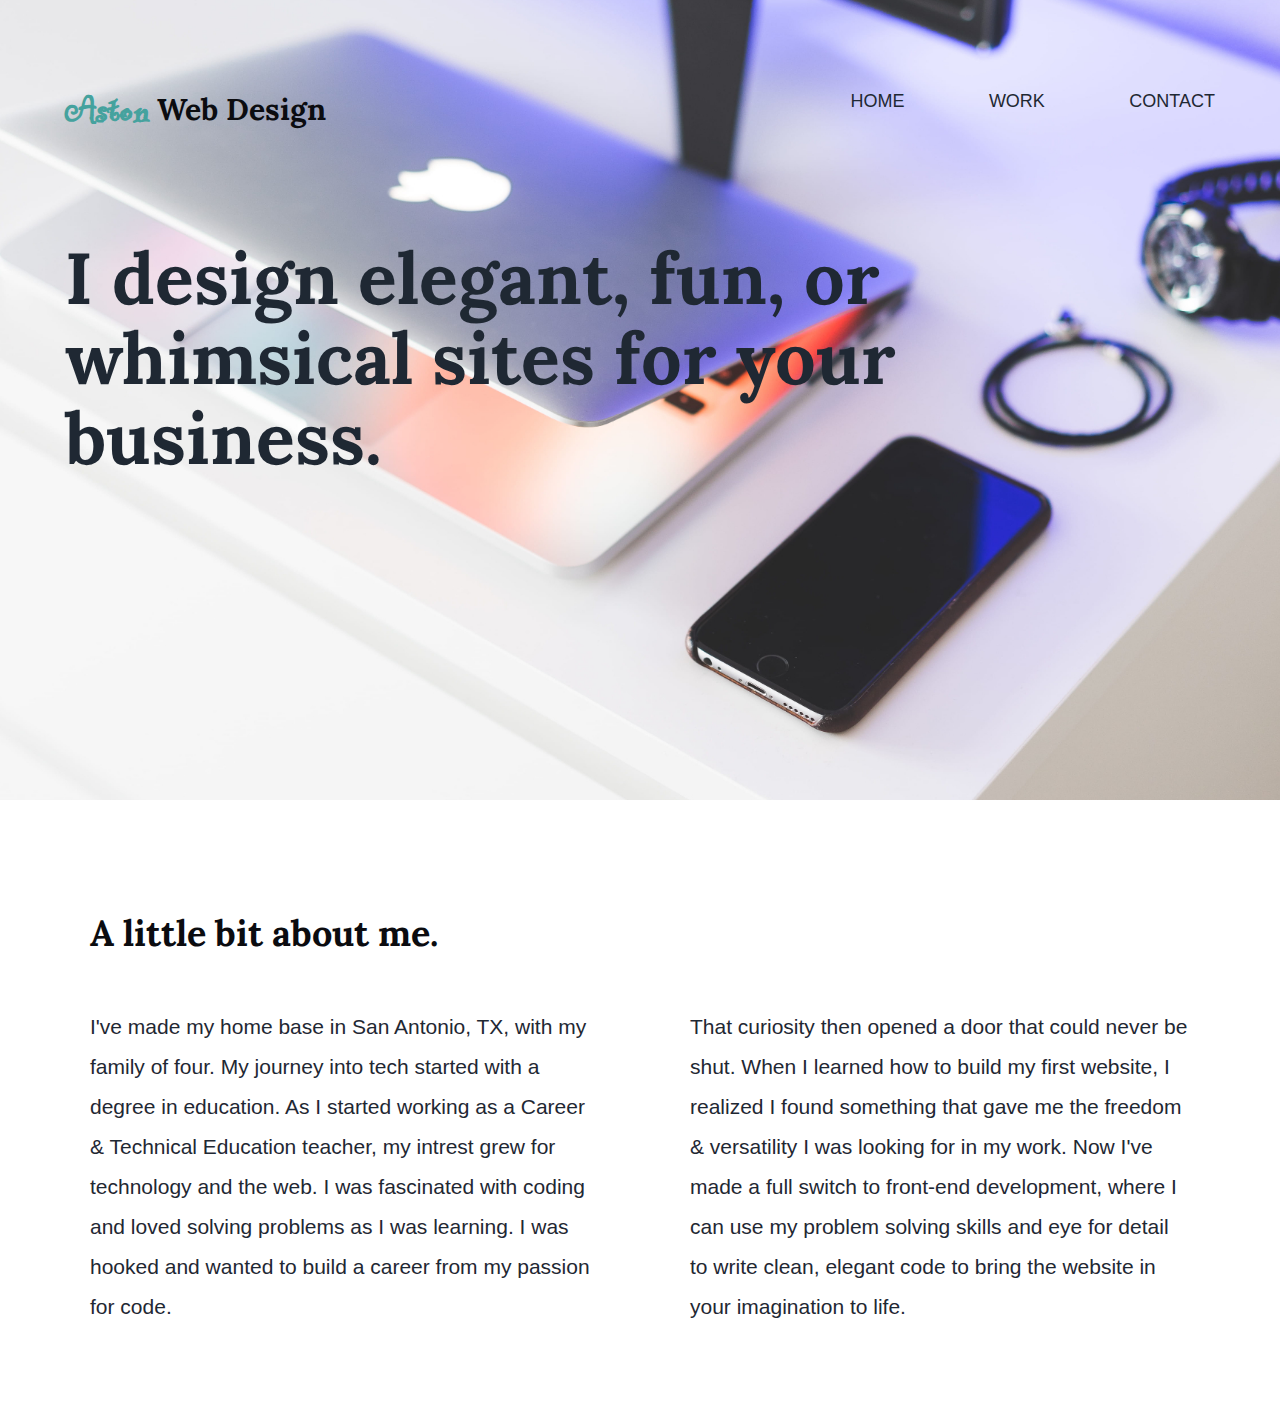
<file: index.html>
<!doctype html>
<html lang="en">
    <head>
        <meta charset="utf-8">

    <!--This header section shows up in the tab, not on the webpage, stylesheets are to link your css and for fonts-->

            <title>Aston Web Design | Portfolio</title>
                <link rel="stylesheet" href="css/normalize.css">
                <link rel="stylesheet" href="css/main.css">
                <link href='https://fonts.googleapis.com/css?family=Source+Sans+Pro:400,700' rel='stylesheet' type='text/css'>
                <link rel="preconnect" href="https://fonts.googleapis.com">
                <link rel="preconnect" href="https://fonts.gstatic.com" crossorigin>
                <link href="https://fonts.googleapis.com/css2?family=Lora:wght@400;700&display=swap" rel="stylesheet">
                <link href="https://fonts.googleapis.com/css?family=Lora:400,700" rel="stylesheet" type="text/css">
                <link rel="preconnect" href="https://fonts.googleapis.com">
                <link rel="preconnect" href="https://fonts.gstatic.com" crossorigin>
                <link href="https://fonts.googleapis.com/css2?family=Sacramento&display=swap" rel="stylesheet">
                <link rel="preconnect" href="https://fonts.googleapis.com">
                <link rel="preconnect" href="https://fonts.gstatic.com" crossorigin>
                <link href="https://fonts.googleapis.com/css2?family=Are+You+Serious&display=swap" rel="stylesheet">
        
    </head>

    <!--website body/header-->
    <body>
        
        <header>
            <div class="full-width">
                <div class="half-width">
                    <h1><span>Aston</span> Web Design</h1>
                </div>
                <div class="half-width">
                    <nav>
                        <ul>
                            <li><a href="index.html">Home</a></li>
                            <li><a href="work/index.html">Work</a></li>
                            <li><a href="contact/index.html">Contact</a></li>
                        </ul>
                    </nav>
                </div>
                    <h2>I design elegant, fun, or whimsical sites for your business.</h2>
            </div>
        </header>

        <main>
            <!--webpage main content-->

            <!--about section-->
            
            <section id="about">
                <div class="full-width">
                    <h2>A little bit about me.</h2>
                    <div class="half-width">
                        <p>
                        I've made my home base in San Antonio, TX, with my family of four. 
                        My journey into tech started with a degree in education.  As I started working as a Career & Technical Education teacher,
                        my intrest grew for technology and the web. I was fascinated with coding and loved solving problems as I was learning.
                        I was hooked and wanted to build a career from my passion for code.
                        </p>
                    </div>
                    <div class="half-width">
                        <p>
                        That curiosity then opened a door that could never be shut.  When I learned how to 
                        build my first website, I realized I found something that gave me the freedom & versatility 
                        I was looking for in my work.  Now I've made a full switch to front-end development, 
                        where I can use my problem solving skills and eye for detail to write clean, elegant code to bring the website in your imagination to life.
                        </p>
                    </div>
                </div>
            </section>

           

           
        </main>
    
    </body>

</html>
</file>
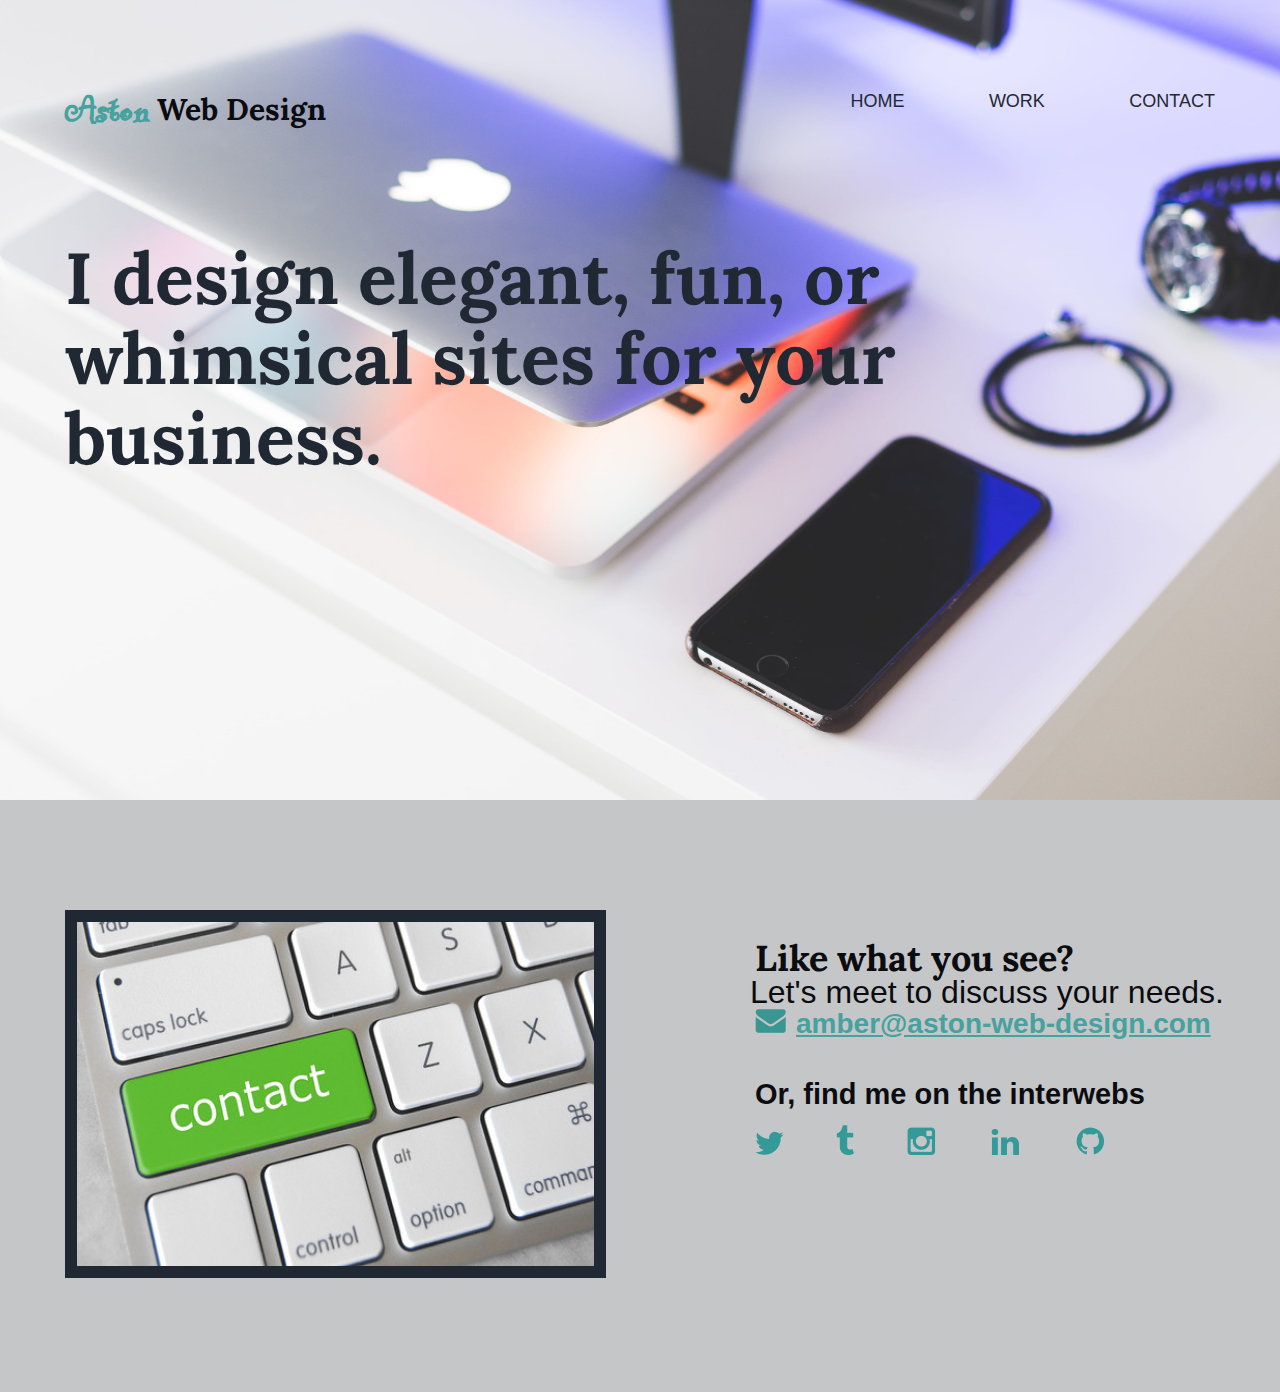
<file: contact/index.html>
<!doctype html>
<html lang="en">
    <head>
        <meta charset="utf-8">

    <!--This header section shows up in the tab, not on the webpage, stylesheets are to link your css and for fonts-->

            <title>Aston Web Design | Contact</title>
                <link rel="stylesheet" href="../css/normalize.css">
                <link rel="stylesheet" href="../css/main.css">
                <link href='https://fonts.googleapis.com/css?family=Source+Sans+Pro:400,700' rel='stylesheet' type='text/css'>
                <link rel="preconnect" href="https://fonts.googleapis.com">
                <link rel="preconnect" href="https://fonts.gstatic.com" crossorigin>
                <link href="https://fonts.googleapis.com/css2?family=Lora:wght@400;700&display=swap" rel="stylesheet">
                <link href="https://fonts.googleapis.com/css?family=Lora:400,700" rel="stylesheet" type="text/css">
                <link rel="preconnect" href="https://fonts.googleapis.com">
                <link rel="preconnect" href="https://fonts.gstatic.com" crossorigin>
                <link href="https://fonts.googleapis.com/css2?family=Sacramento&display=swap" rel="stylesheet">
                <link rel="preconnect" href="https://fonts.googleapis.com">
                <link rel="preconnect" href="https://fonts.gstatic.com" crossorigin>
                <link href="https://fonts.googleapis.com/css2?family=Are+You+Serious&display=swap" rel="stylesheet">
        
    </head>

    <!--website body/header-->
    <body>
        
        <header>
            <div class="full-width">
                <div class="half-width">
                    <h1><span>Aston</span> Web Design</h1>
                </div>
                <div class="half-width">
                    <nav>
                        <ul>
                            <li><a href="../index.html">Home</a></li>
                            <li><a href="../work/index.html">Work</a></li>
                            <li><a href="index.html">Contact</a></li>
                        </ul>
                    </nav>
                </div>
                    <h2>I design elegant, fun, or whimsical sites for your business.</h2>
            </div>
        </header>

        
            <!--webpage main content-->

            <!--contact section-->

            <main>
                <section id="contact"> 
                    <div class="full-width">
                        <div class="half-width">
                            <img src="../img/contact-image.jpg" id="contact-img" alt="my contact image" />
                        </div>
                        <div class="half-width">
                            <h2>Like what you see?</h2>
                            <h3 id="email-header">Let's meet to discuss your needs.</h3>
                                <a href="mailto:amber@aston-web-design.com"><img src="../img/envelope.png" id="envelope" alt="envelope icon" />amber@aston-web-design.com</a>
                            <h3 id="socialmedia-header">Or, find me on the interwebs</h3>
                                <ul>
                                    <li><a href="https://twitter.com/AmberAston72/"> <img src="../img/twitter.png" alt="Twitter" ></a></li>
                                    <li><a href="http://navigating-html.tumblr.com/"> <img src="../img/tumblr.png" alt="Tumblr" ></a></li>
                                    <li><a href="https://www.instagram.com/amberaston72/"> <img src="../img/instagram.png" alt="Instagram" ></a></li>
                                    <li><a href="https://www.linkedin.com/in/amber-aston-3b117554/"> <img src="../img/linkedin.png" alt="Linkedin"></a></li>
                                    <li><a href="https://github.com/caston72"> <img src="../img/github.png" alt="GitHub"></a></li>
                                </ul>
                        </div>
                    </div>
                </section>
            </main>
        
    
    </body>

</html>
</file>
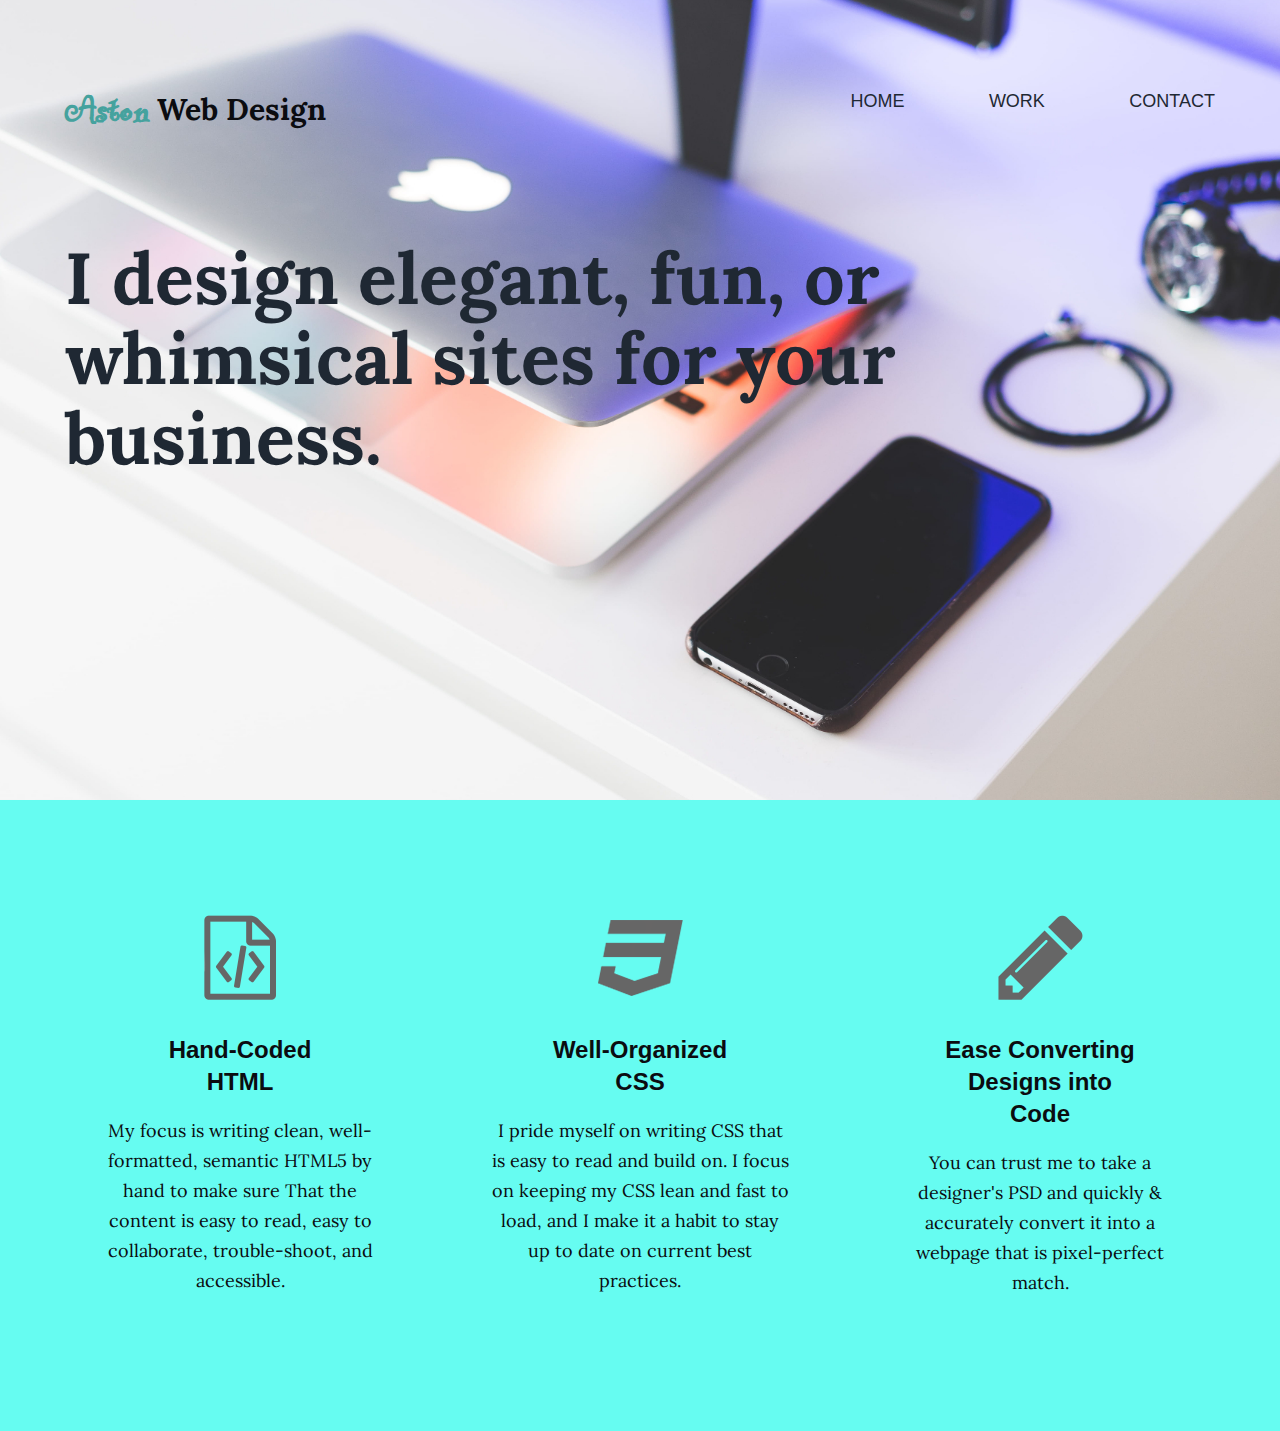
<file: work/index.html>
<!doctype html>
<html lang="en">
    <head>
        <meta charset="utf-8">

    <!--This header section shows up in the tab, not on the webpage, stylesheets are to link your css and for fonts-->

            <title>Aston Web Design | Work</title>
                <link rel="stylesheet" href="../css/normalize.css">
                <link rel="stylesheet" href="../css/main.css">
                <link href='https://fonts.googleapis.com/css?family=Source+Sans+Pro:400,700' rel='stylesheet' type='text/css'>
                <link rel="preconnect" href="https://fonts.googleapis.com">
                <link rel="preconnect" href="https://fonts.gstatic.com" crossorigin>
                <link href="https://fonts.googleapis.com/css2?family=Lora:wght@400;700&display=swap" rel="stylesheet">
                <link href="https://fonts.googleapis.com/css?family=Lora:400,700" rel="stylesheet" type="text/css">
                <link rel="preconnect" href="https://fonts.googleapis.com">
                <link rel="preconnect" href="https://fonts.gstatic.com" crossorigin>
                <link href="https://fonts.googleapis.com/css2?family=Sacramento&display=swap" rel="stylesheet">
                <link rel="preconnect" href="https://fonts.googleapis.com">
                <link rel="preconnect" href="https://fonts.gstatic.com" crossorigin>
                <link href="https://fonts.googleapis.com/css2?family=Are+You+Serious&display=swap" rel="stylesheet">
        
    </head>

     <!--website body/header-->
     <body>
        
        <header>
            <div class="full-width">
                <div class="half-width">
                    <h1><span>Aston</span> Web Design</h1>
                </div>
                <div class="half-width">
                    <nav>
                        <ul>
                            <li><a href="../index.html">Home</a></li>
                            <li><a href="index.html">Work</a></li>
                            <li><a href="../contact/index.html">Contact</a></li>
                        </ul>
                    </nav>
                </div>
                    <h2>I design elegant, fun, or whimsical sites for your business.</h2>
            </div>
        </header>

         <!--work section-->

         <section id="work"> 
            <div class="full-width">
                <div class="third-width">
                    <img src="../img/html-icon.png" alt="HTML icon"/>
                    <h3>Hand-Coded <br> HTML</h3>
                        <p>
                        My focus is writing clean, well-formatted, semantic HTML5 by hand to make sure That
                        the content is easy to read, easy to collaborate, trouble-shoot, and accessible.
                    </p>
                </div>
                <div class="third-width">
                    <img src="../img/css-icon.png" alt="CSS icon"/>
                    <h3>Well-Organized <br> CSS</h3>
                        <p>
                        I pride myself on writing CSS that is easy to read and build on. 
                        I focus on keeping my CSS lean and fast to load, and I make it a 
                        habit to stay up to date on current best practices.
                        </p>
                </div>
                <div class="third-width">
                    <img src="../img/pencil-icon.png" alt="Pencil icon"/>
                    <h3>Ease Converting <br> Designs into Code</h3>
                        <p>
                        You can trust me to take a designer's PSD and quickly & accurately 
                        convert it into a webpage that is pixel-perfect match.
                        </p>
                </div>
            </div>
        </section>
</file>
<file: css/main.css>
/*****BASE STYLES*****/
body {
    font-family: sans-serif;
    color: #0b0c10;
}

/*****GRID*****/
.full-width {
    margin: 0 auto;
    overflow: auto;
    width: 1200px;
}

.half-width {
    float: left;
    width: 600px;
}

.third-width {
    float: left;
    width: 400px;
}

/***** HEADER *****/

header {
    background: url("../img/background-img.jpg");
    background-position: center;
    background-size: cover;
    height: 800px;
}

header h1{
    color: #0b0c10;
    font-family: 'Lora', serif;
    font-size: 30px;
    padding: 65px 0 65px 25px;
}

header h1 span {
    color: #45a29e;
    font-family: 'Are You Serious', cursive;
    font-size: 40px;
}

nav ul li {
    display: inline-block;
}

nav ul li a {
    color: #1f2833;
    font-size: 18px;
    padding-left: 80px;
    text-decoration: none;
    text-transform: uppercase;
}

nav {
    float: right;
    padding: 75px 25px;
}

header h2{
    clear: both;
    color: #1f2833;
    font-family: "Lora", serif;
    font-size: 72px;
    line-height: 80px;
    padding: 20px 0 20px 25px;
    width: 1000px;
}


/*****ABOUT CSS CODE*****/
#about .full-width {
    padding: 80px 0;
}

#about h2 {
    font-family: 'Lora', serif;
    font-size: 36px;
    padding-left: 50px;
}

#about p {
    color: #1f2833;
    font-size: 21px;
    line-height: 40px;
    padding-left: 50px;
    padding-right: 50px;
}

/*****WORK CSS CODE*****/

#work {
    background-color: #66fcf1;
    background-size: cover;
    text-align: center;
}

#work .full-width {
    padding: 115px 0;
}

#work img {
    padding-bottom:30px;
}

#work h3 {
    font-size: 24px;
    line-height: 32px;
    margin: 0 auto;
    text-align: center;
    width: 190px;
}

#work p {
    font-family: 'Lora', serif;
    font-size: 18px;
    line-height: 30px;
    padding: 0 50px;
    text-align: center;
}

/*****CONTACT CSS CODE*****/
#contact {
    background-color: #c5c6c7;
}
#contact .full-width {
    padding: 110px 0;
}

#contact img#contact-img {
    border: 12px solid #1f2833;
    height: 344px;
    width: 517px;
    margin-left: 25px;
}

#contact h2, #contact #email-header, #contact #socialmedia-header, #contact ul {
    padding-left: 115px;
} 

#contact #envelope {
    padding: 0 10px 0 115px;
}

#contact h2 {
    font-family: 'Lora', serif;
    font-size: 36px;
    line-height: 100%;
}

#contact #email-header {
    font-size: 32px;
    font-weight: normal;
    line-height: 100%;
    margin: -30px -5px 0;
}

#contact #socialmedia-header {
    font-weight: bold;
    font-size: 29px;
    line-height: 100%;
    margin: 40px 0 0 0;
}

#contact a {
    color: #45a29e;
    font-weight: bold;
    font-size: 28px;
    text-decoration: underline;
}

#contact ul {
    list-style: none;
}

#contact ul li {
    display: inline-block;
}

#contact ul img {
    padding-right: 48px;
}
</file>
